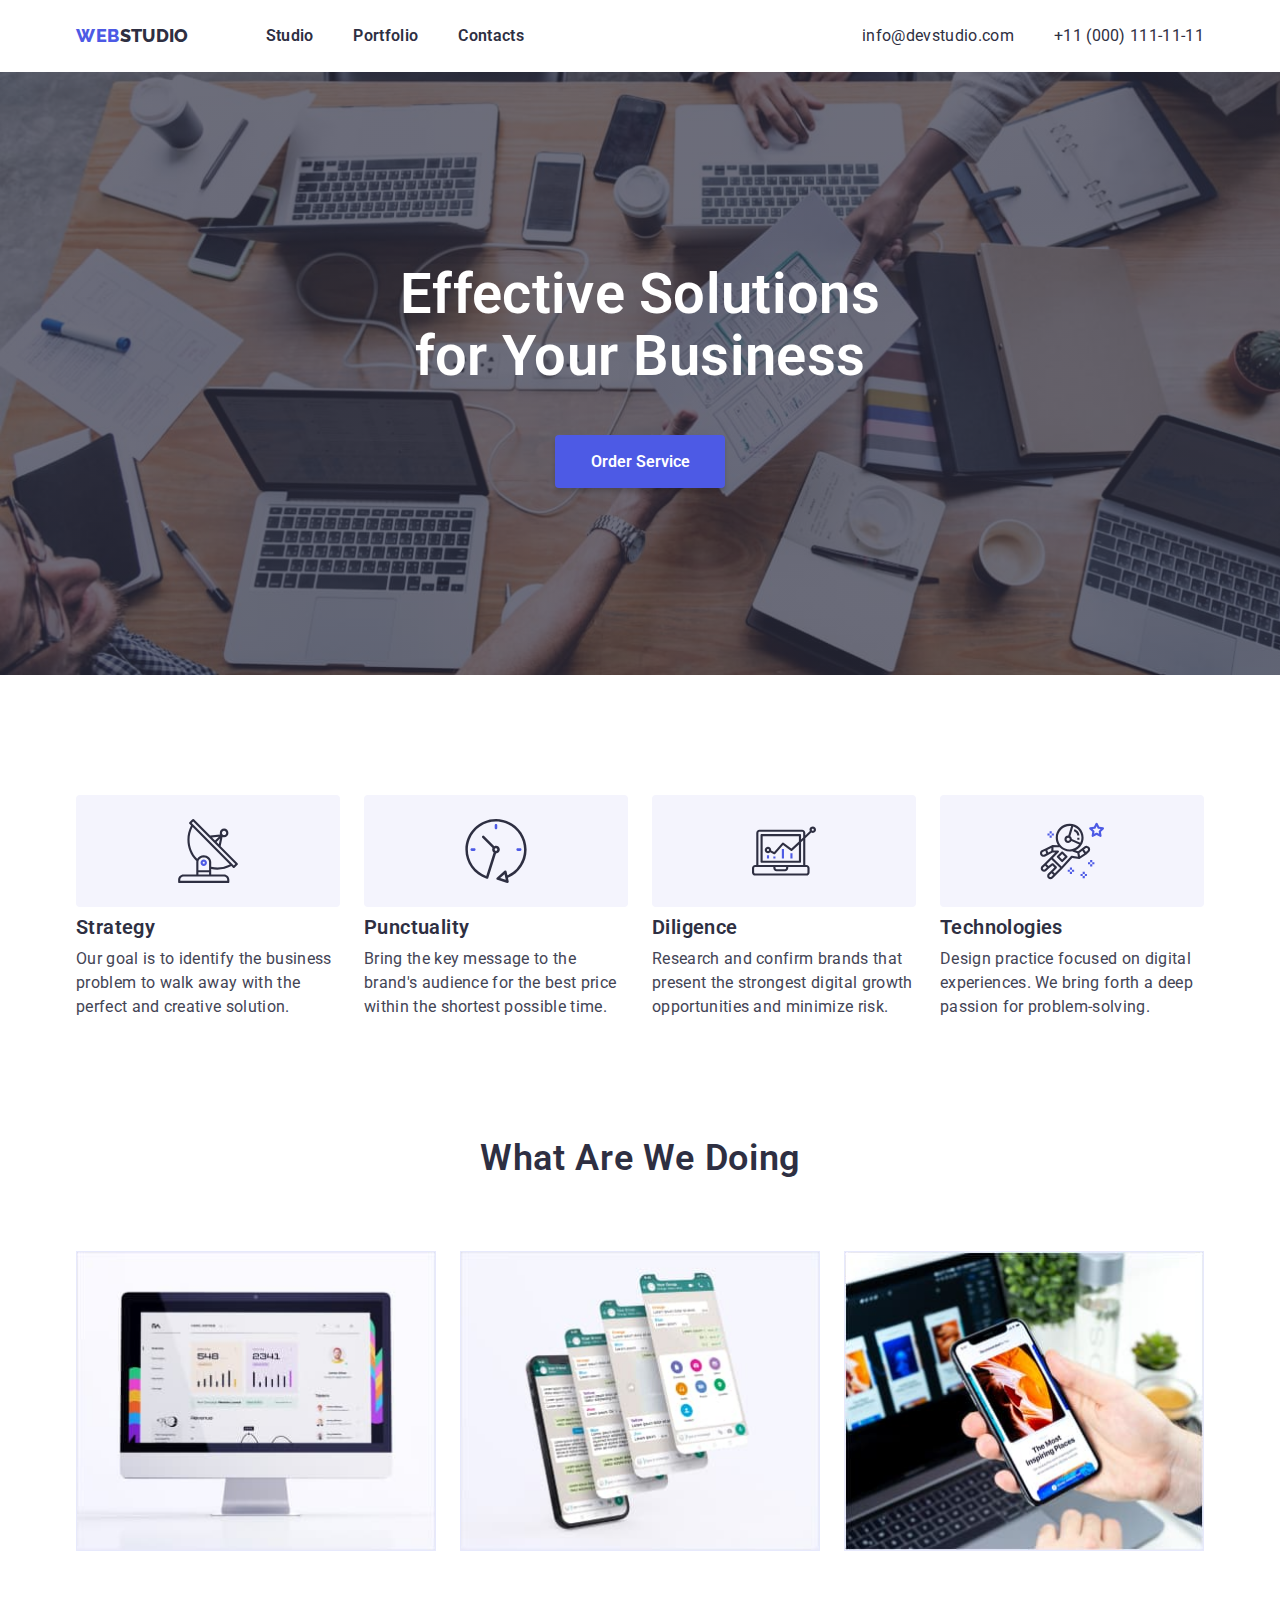
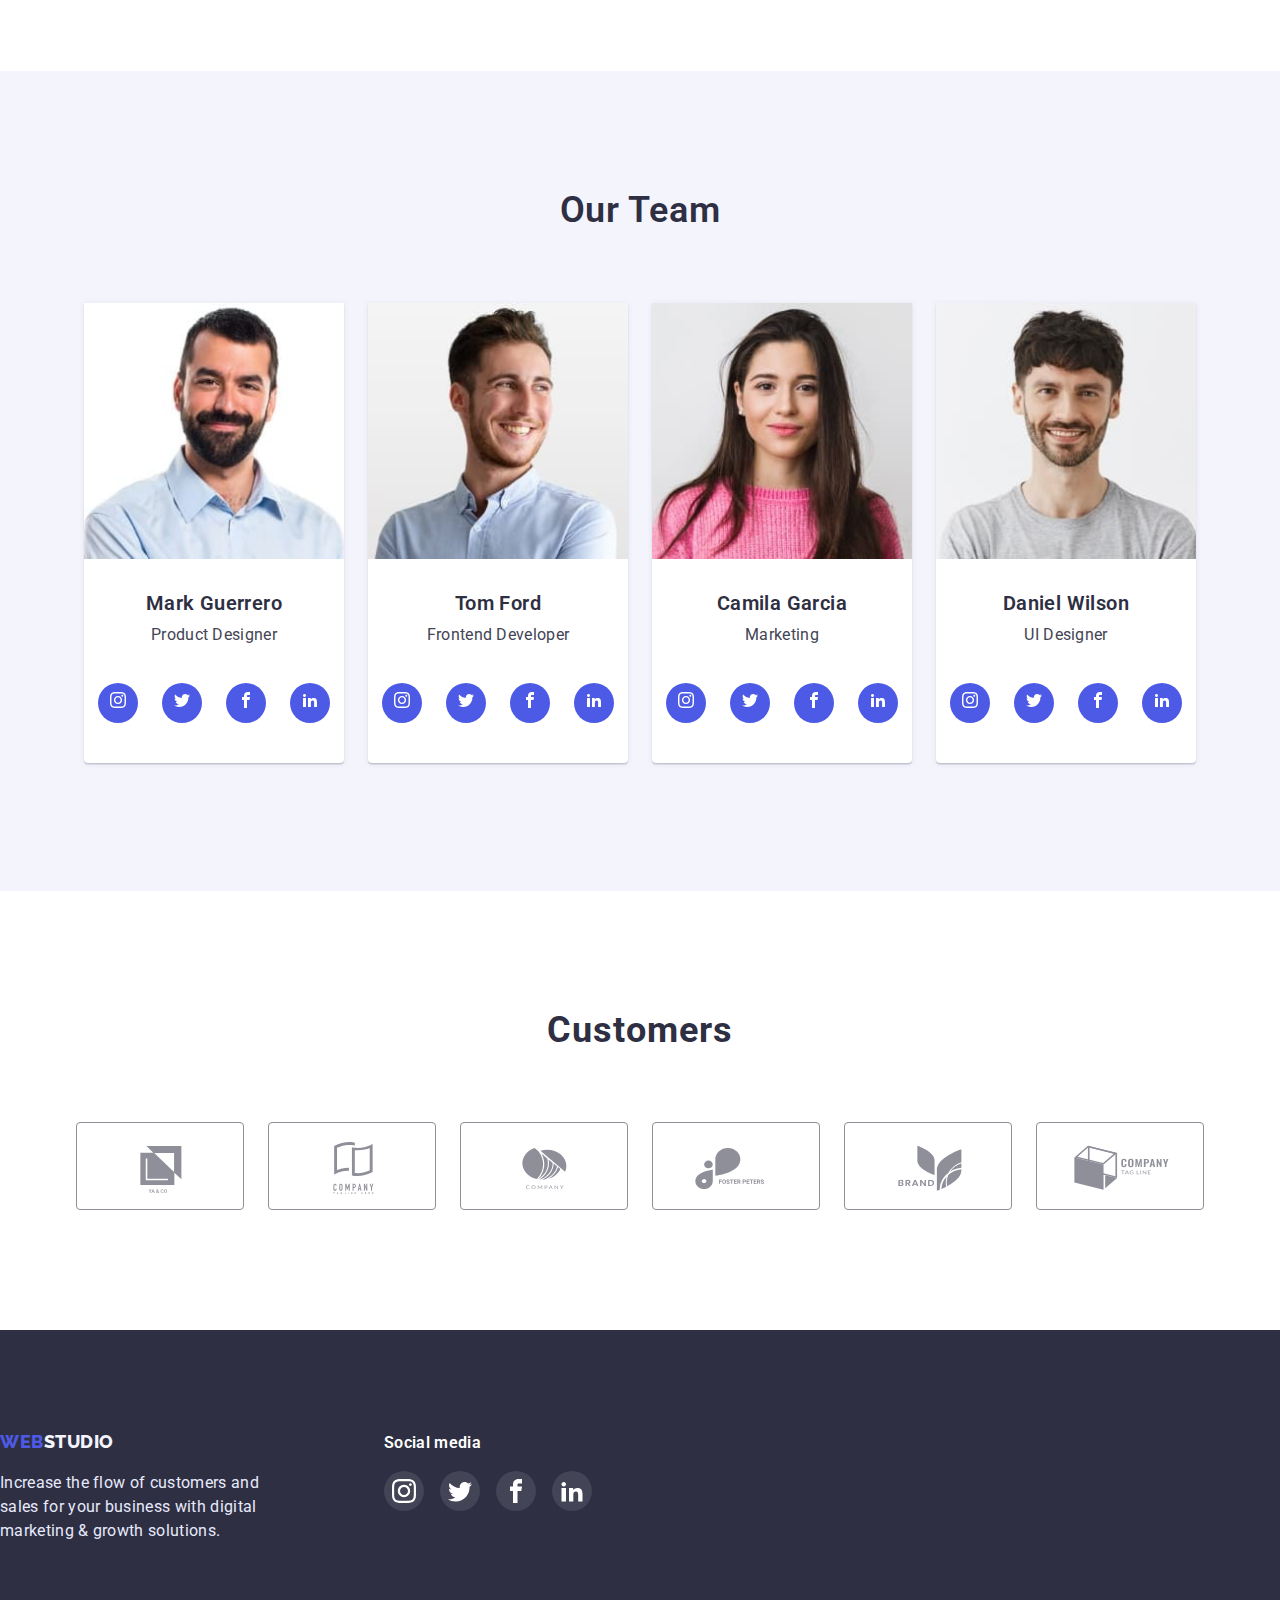
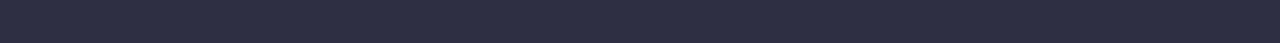
<file: index.html>
<!DOCTYPE html>
<!-- project_studio -->
<html lang="en">
<head>
    <meta charset="UTF-8">
    <meta http-equiv="X-UA-Compatible" content="IE=edge">
    <meta name="viewport" content="width=device-width, initial-scale=1.0">
    <title>webstudio</title>
    <link href="https://fonts.googleapis.com/css2?family=Raleway:wght@800&family=Roboto:wght@400;500;700&display=swap" rel="stylesheet">
    <link rel="stylesheet" href="https://cdnjs.cloudflare.com/ajax/libs/modern-normalize/1.1.0/modern-normalize.min.css">
    <link rel="stylesheet" href="./css/style.css">

</head>
<body class="page">
    <header class="header">
        <div class="container header-line">
            <nav>
                <a href="index.html" class="logo"><span class="logo-web">WEB</span>STUDIO</a>
                 <ul class="header-nav list link">
                    <li class="header-item item"><a class="header-link" href="index.html">Studio</a></li>
                    <li class="header-item item"><a class="header-link" href="./portfolio.html">Portfolio</a></li>
                    <li class="header-item item"><a class="header-link" href="index.html">Contacts</a></li>
                </ul>
            </nav>
                <ul class="contacts list link">
                    <li class="contacts-item"><a class="header-link" href="mailto:info@devstudio.com">info@devstudio.com</a></li>
                    <li class="contacts-item"><a class="header-link" href="tel:+110001111111">+11 (000) 111-11-11</a></li>
                </ul>
        </div>
    </header>
    <main>
        <section class="section">
            <div class="container">
                <h1 class="section-title">Effective Solutions for Your Business</h1>
                <button type="button" class="button-header">Order Service</button>
            </div>
         </section>
        <section class="advantage">
           <div class="container">
            <ul class="list advantage-list">
                <li class="advantage-item">
                    <div class="advantage-icon">
                        <svg class="clock" width="64" height="64">
                            <use href="./img/sprite/symbol-defs.svg#icon-antenna-1stategy"></use>
                          </svg>
                    </div>
                    <h3 class="list-title">Strategy</h3>
                    <p class="list-info">Our goal is to identify the business problem to walk away with the perfect and creative solution. </p>
                </li>
                <li class="advantage-item">
                    <div class="advantage-icon">
                        <svg class="clock" width="64" height="64">
                            <use href="./img/sprite/symbol-defs.svg#icon-clock-1punctuality"></use>
                        </svg>
                    </div>
                    <h3 class="list-title">Punctuality</h3>
                    <p class="list-info">Bring the key message to the brand's audience for the best price within the shortest possible time.</p>
                </li>
                <li class="advantage-item">
                    <div class="advantage-icon">
                        <svg class="clock" width="64" height="64">
                            <use href="./img/sprite/symbol-defs.svg#icon-diagram-1diligence"></use>
                        </svg>
                    </div>
                    <h3 class="list-title">Diligence</h3>
                    <p class="list-info">Research and confirm brands that present the strongest digital growth opportunities and minimize risk.</p>
                </li>
                <li class="advantage-item">
                    <div class="advantage-icon">
                        <svg class="clock" width="64" height="64">
                            <use href="./img/sprite/symbol-defs.svg#icon-astronaut-1hechnologies"></use>
                        </svg>
                    </div>
                    <h3 class="list-title">Technologies</h3>
                    <p class="list-info">Design practice focused on digital experiences. We bring forth a deep passion for problem-solving.</p>
                </li>
            </ul>
           </div>
        </section>
        <section class="doing">
            <div class="container">
                <h2 class="title-main">What are we doing</h2>
                <ul class="list doing-list">
                    <li class="doing-item">
                        <img src="img/doing/monitor1.jpg" 
                        width="360"
                        height="300"
                        alt="monitor"
                        />
                    </li>
                    <li class="doing-item">
                        <img src="img/doing/screens2.jpg"
                        width="360"
                        height="300"
                        alt="monitor"
                        />
                    </li>
                    <li class="doing-item">
                        <img 
                        src="img/doing/phone3.jpg"
                        width="360" 
                        height="300"
                        alt="phone"
                        />
                    </li>
                </ul>
            </div>
        </section>

        <section class="team">
            <div class="container">
                <h2 class="title-main">Our Team</h2>
                <ul class="list team-list" >
                    <li class="team-item">
                        <img class="team-img" src="img/team/mark.jpg" alt="Mark Guerrero" width="260"/>
                        <div class="team-text">
                            <h3 class="list-title">Mark Guerrero</h3>
                            <p class="list-info">Product Designer</p>
                        </div>
                        <div class="social">
                            <ul class="social-list list">
                                <li class="social-item">
                                    <a class="social-icon" href="#">
                                        <svg class="social-part instagram" width="16px" height="16px">
                                            <use href="./img/sprite/symbol-defs.svg#icon-instagram"></use>
                                        </svg>
                                    </a>
                                </li>
                                <li class="social-item">
                                    <a class="social-icon" href="#">
                                        <svg class="social-part twitter" width="16px" height="16px">
                                            <use href="./img/sprite/symbol-defs.svg#icon-twitter"></use>
                                        </svg>
                                    </a>
                                </li>
                                <li class="social-item">
                                    <a class="social-icon" href="#">
                                        <svg class="social-part facebook" width="16px" height="16px">
                                            <use href="./img/sprite/symbol-defs.svg#icon-facebook"></use>
                                        </svg>
                                    </a>
                                </li>
                                <li class="social-item">
                                    <a class="social-icon" href="#">
                                        <svg class="social-part linkedin" width="16px" height="16px">
                                            <use href="./img/sprite/symbol-defs.svg#icon-linkedin2"></use>
                                        </svg>
                                    </a>
                                </li>
                            </ul>
                        </div>
                    </li>
                    <li class="team-item">
                        <img class="team-img" src="img/team/tom.jpg" alt="Tom Ford" width="260"/>
                        <div class="team-text">
                            <h3 class="list-title">Tom Ford</h3>
                            <p class="list-info">Frontend Developer</p>
                        </div>
                        <div class="social">
                            <ul class="social-list list">
                                <li class="social-item">
                                    <a class="social-icon" href="#">
                                        <svg class="social-part instagram" width="16px" height="16px">
                                            <use href="./img/sprite/symbol-defs.svg#icon-instagram"></use>
                                        </svg>
                                    </a>
                                </li>
                                <li class="social-item">
                                    <a class="social-icon" href="#">
                                        <svg class="social-part twitter" width="16px" height="16px">
                                            <use href="./img/sprite/symbol-defs.svg#icon-twitter"></use>
                                        </svg>
                                    </a>
                                </li>
                                <li class="social-item">
                                    <a class="social-icon" href="#">
                                        <svg class="social-part facebook" width="16px" height="16px">
                                            <use href="./img/sprite/symbol-defs.svg#icon-facebook"></use>
                                        </svg>
                                    </a>
                                </li>
                                <li class="social-item">
                                    <a class="social-icon" href="#">
                                        <svg class="social-part linkedin" width="16px" height="16px">
                                            <use href="./img/sprite/symbol-defs.svg#icon-linkedin2"></use>
                                        </svg>
                                    </a>
                                </li>
                            </ul>
                        </div>
                        
                    </li>
                    <li class="team-item">
                        <img class="team-img" src="img/team/camila.jpg" alt="Camila Garcia" width="260"/>
                        <div class="team-text">
                            <h3 class="list-title">Camila Garcia</h3>
                            <p class="list-info">Marketing</p>
                        </div>
                        <div class="social">
                            <ul class="social-list list">
                                <li class="social-item">
                                    <a class="social-icon" href="#">
                                        <svg class="social-part instagram" width="16px" height="16px">
                                            <use href="./img/sprite/symbol-defs.svg#icon-instagram"></use>
                                        </svg>
                                    </a>
                                </li>
                                <li class="social-item">
                                    <a class="social-icon" href="#">
                                        <svg class="social-part twitter" width="16px" height="16px">
                                            <use href="./img/sprite/symbol-defs.svg#icon-twitter"></use>
                                        </svg>
                                    </a>
                                </li>
                                <li class="social-item">
                                    <a class="social-icon" href="#">
                                        <svg class="social-part facebook" width="16px" height="16px">
                                            <use href="./img/sprite/symbol-defs.svg#icon-facebook"></use>
                                        </svg>
                                    </a>
                                </li>
                                <li class="social-item">
                                    <a class="social-icon" href="#">
                                        <svg class="social-part linkedin" width="16px" height="16px">
                                            <use href="./img/sprite/symbol-defs.svg#icon-linkedin2"></use>
                                        </svg>
                                    </a>
                                </li>
                            </ul>
                        </div>
                        
                    </li>
                    <li class="team-item">
                        <img class="team-img" src="img/team/daniel.jpg" alt="Daniel Wilson" width="260"/>
                        <div class="team-text">
                            <h3 class="list-title">Daniel Wilson</h3>
                            <p class="list-info">UI Designer</p>
                        </div>
                        <div class="social">
                            <ul class="social-list list">
                                <li class="social-item">
                                    <a class="social-icon" href="#">
                                        <svg class="social-part instagram" width="16px" height="16px">
                                            <use href="./img/sprite/symbol-defs.svg#icon-instagram"></use>
                                        </svg>
                                    </a>
                                </li>
                                <li class="social-item">
                                    <a class="social-icon" href="#">
                                        <svg class="social-part twitter" width="16px" height="16px">
                                            <use href="./img/sprite/symbol-defs.svg#icon-twitter"></use>
                                        </svg>
                                    </a>
                                </li>
                                <li class="social-item">
                                    <a class="social-icon" href="#">
                                        <svg class="social-part facebook" width="16px" height="16px">
                                            <use href="./img/sprite/symbol-defs.svg#icon-facebook"></use>
                                        </svg>
                                    </a>
                                </li>
                                <li class="social-item">
                                    <a class="social-icon" href="#">
                                        <svg class="social-part linkedin" width="16px" height="16px">
                                            <use href="./img/sprite/symbol-defs.svg#icon-linkedin2"></use>
                                        </svg>
                                    </a>
                                </li>
                            </ul>
                        </div>
                    </li>
                    
                </ul>
            </div>
        </section>
        <section class="customers">
            <div class="container">
                <h2 class="customers-title">Customers</h2>
                <ul class="customers-list list">
                    <li class="customers-item">
                        <a class="customers-link" href="">
                            <svg class="customers-icon" width="104" height="56">
                                <use href="./img/sprite/symbol-defs.svg#icon-Logologoya"></use>
                            </svg>
                        </a>
                    </li>
                    <li class="customers-item">
                        <a class="customers-link" href="">
                            <svg class="customers-icon" width="104" height="56">
                                <use href="./img/sprite/symbol-defs.svg#icon-Logologotagline"></use>
                            </svg>
                        </a>
                    </li>
                    <li class="customers-item">
                        <a class="customers-link" href="">
                            <svg class="customers-icon" width="104" height="56">
                                <use href="./img/sprite/symbol-defs.svg#icon-Logologocompany"></use>
                            </svg>
                        </a>
                    </li>
                    <li class="customers-item">
                        <a class="customers-link" href="">
                            <svg class="customers-icon" width="104" height="56">
                                <use href="./img/sprite/symbol-defs.svg#icon-Logologofoster"></use>
                            </svg>
                        </a>
                    </li>
                    <li class="customers-item">
                        <a class="customers-link" href="">
                            <svg class="customers-icon" width="104" height="56">
                                <use href="./img/sprite/symbol-defs.svg#icon-Logologobrand"></use>
                            </svg>
                        </a>
                    </li>
                    <li class="customers-item">
                        <a class="customers-link" href="">
                            <svg class="customers-icon" width="104" height="56">
                                <use href="./img/sprite/symbol-defs.svg#icon-Logologotag"></use>
                            </svg>
                        </a>
                    </li>
                </ul>


            </div>
        </section>
    </main>

    <footer>
        <section class="section-footer">
                <div class="container-footer">
                    <a href="/index.html" class="footer-logo"><span class="logo-web">WEB</span>STUDIO</a>
                    <p class="text">Increase the flow of customers and sales for your business with digital marketing & growth solutions.</p>
                </div>
                <div class="footer-link">
                    <p class="social-title">Social media</p>
                    <ul class="social-footer list">
                        <li class="social-link list">
                            <a class="footer-icon" href="#">
                                <svg class="footer-part instagram" width="24px" height="24px">
                                    <use href="./img/sprite/symbol-defs.svg#icon-instagram"></use>
                                </svg>
                            </a>
                        </li>
                        <li class="social-link list">
                            <a class="footer-icon" href="#">
                                <svg class="footer-part twitter" width="24px" height="24px">
                                    <use href="./img/sprite/symbol-defs.svg#icon-twitter"></use>
                                </svg>
                            </a>
                        </li>
                        <li class="social-link list">
                            <a class="footer-icon" href="#">
                                <svg class="footer-part facebook" width="24px" height="24px">
                                    <use href="./img/sprite/symbol-defs.svg#icon-facebook"></use>
                                </svg>
                            </a>
                        </li>
                        <li class="social-link list">
                            <a class="footer-icon" href="#">
                                <svg class="footer-part linkedin" width="24px" height="24px">
                                    <use href="./img/sprite/symbol-defs.svg#icon-linkedin2"></use>
                                </svg>
                            </a>
                        </li>
                    </ul>
                </div>
        </section>
    </footer>
    
</body>
</html>
</file>
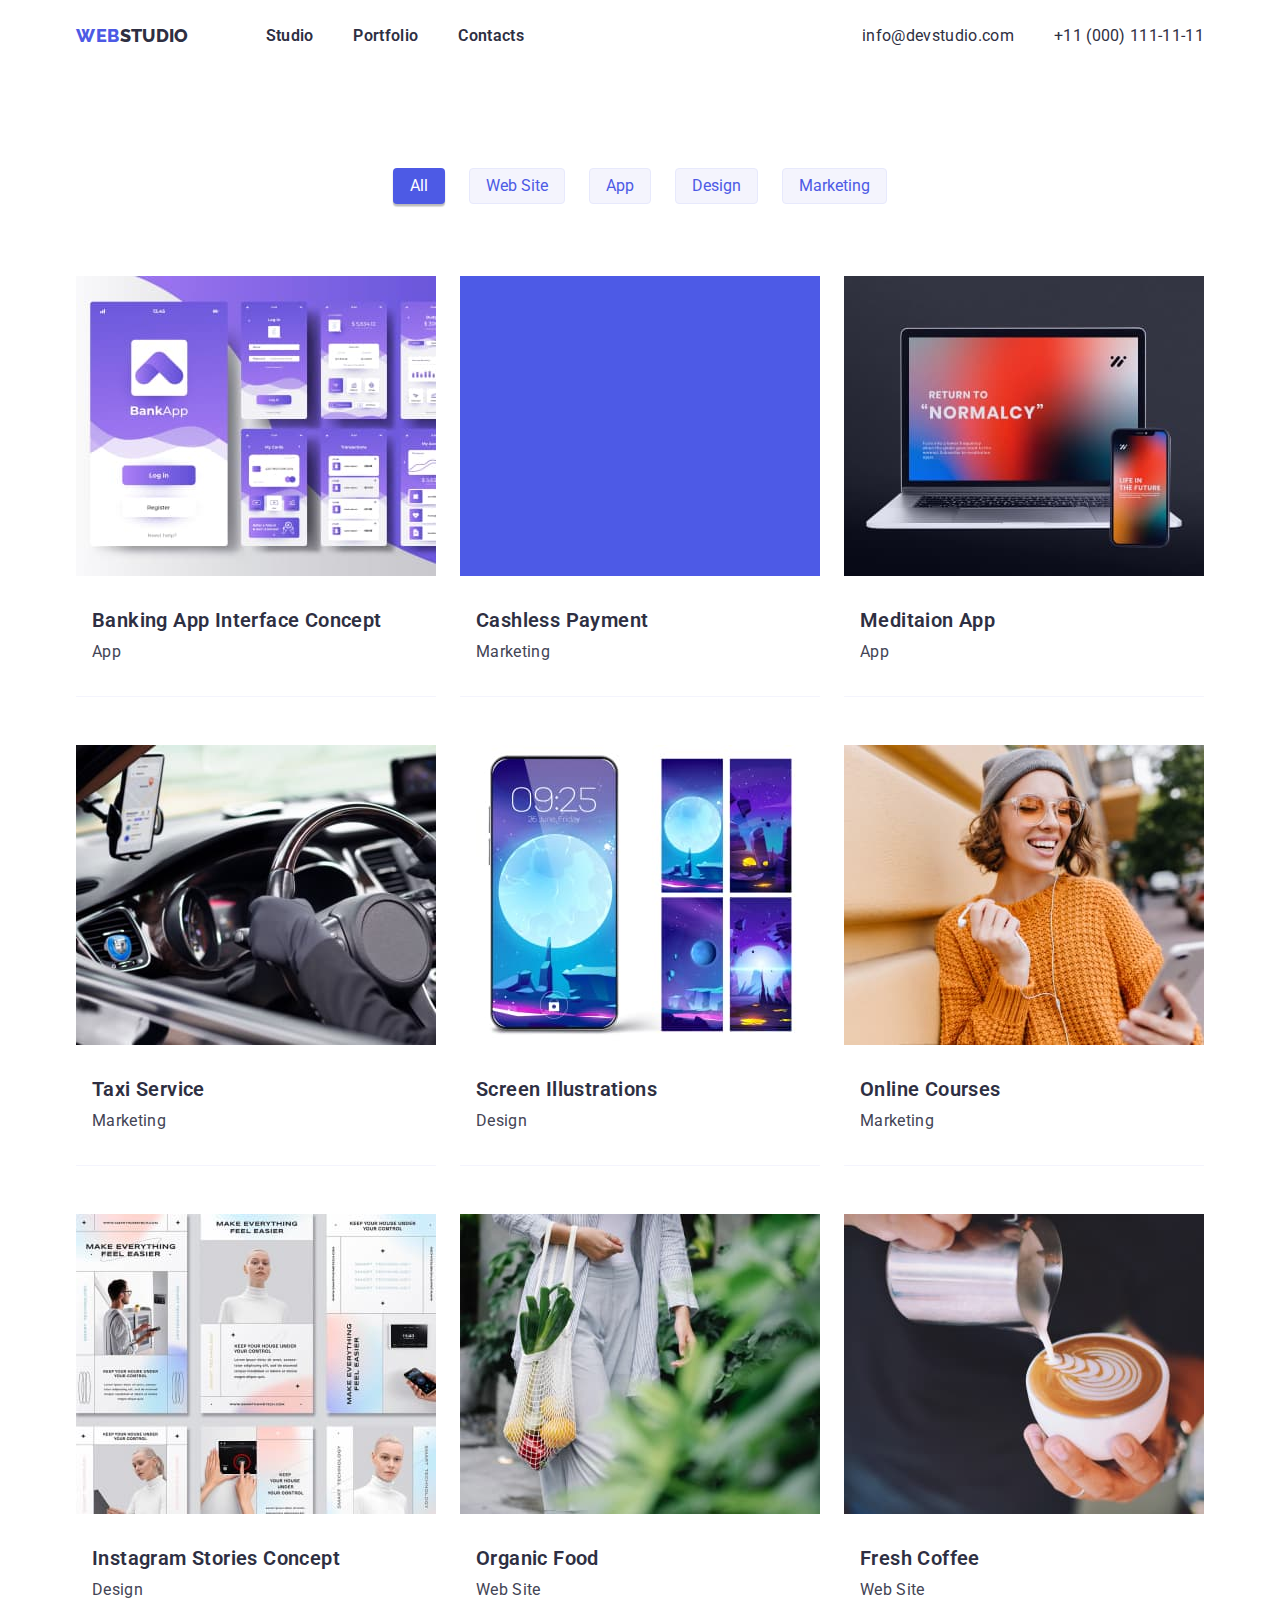
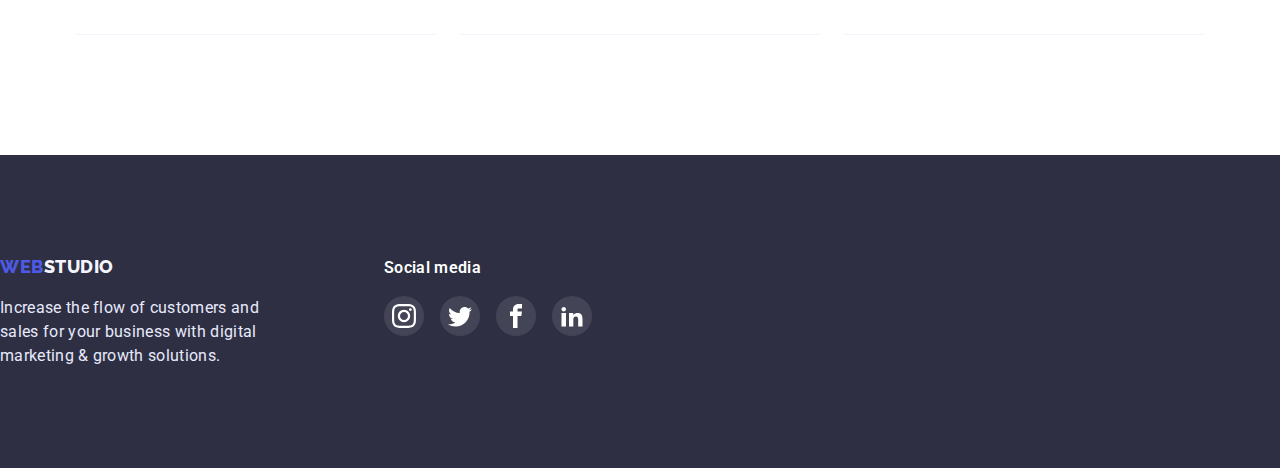
<file: portfolio.html>
<!DOCTYPE html>
<html lang="en">
<head>
    <meta charset="UTF-8">
    <meta http-equiv="X-UA-Compatible" content="IE=edge">
    <meta name="viewport" content="width=device-width, initial-scale=1.0">
    <title>webstudio</title>
    <link href="https://fonts.googleapis.com/css2?family=Raleway:wght@800&family=Roboto:wght@400;500;700&display=swap" rel="stylesheet">
    <link rel="stylesheet" href="https://cdnjs.cloudflare.com/ajax/libs/modern-normalize/1.1.0/modern-normalize.min.css">
    <link rel="stylesheet" href="./css/style.css">

</head>
<body class="page">
    <header class="header">
        <div class="container header-line">
            <nav>
                <a href="index.html" class="logo"><span class="logo-web">WEB</span>STUDIO</a>
                <ul class="header-nav list link">
                    <li class="header-item item"><a class="header-link" href="index.html">Studio</a></li>
                    <li class="header-item item"><a class="header-link" href="./portfolio.html">Portfolio</a></li>
                    <li class="header-item item"><a class="header-link" href="index.html">Contacts</a></li>
                </ul>
            </nav>
            <ul class="contacts list link">
                <li class="contacts-item"><a class="header-link" href="mailto:info@devstudio.com">info@devstudio.com</a></li>
                <li class="contacts-item"><a class="header-link" href="tel:+110001111111">+11 (000) 111-11-11</a></li>
            </ul>
        </div>
    </header>
    <main>
        <section class="batton-portfolio">
            <div class="container">
             <ul class="list batton-list">
                 <li class="button-item"> <button type="button" class="button-accent">All</button></li>
                 <li class="button-item"><button type="button" class="button-usual">Web Site</button></li>
                 <li class="button-item"><button type="button" class="button-usual">App</button></li>
                 <li class="button-item"><button type="button" class="button-usual">Design</button></li>
                 <li class="button-item"> <button type="button" class="button-usual">Marketing</button></li>
             </ul>
            </div>
         </section>
        <h1 class="portfolio"></h1>
        <section class="potfolio-main">
            <div class="container">
                <ul class="list portfolio-list">
                    <li class="portfolio-item">
                        <img class="portfolio-img" src="img/page-2/imgbanking.jpg"
                        width="360"
                        alt="Banking App Interface Concept"/>
                        <div class="portfolio-text">
                            <h3 class="list-title portfolio-pad">Banking App Interface Concept</h3>
                            <p class="list-info portfolio-pad">App</p>
                        </div> 
                    </li>
                    <li class="portfolio-item">
                        <img class="portfolio-img" src="img/page-2/imgcashless.jpg"
                        width="360"
                        alt="Cashless Payment"
                        />
                        <div class="portfolio-text">
                        <!-- <span>14 Stylish and User-Friendly App Design Concepts · Task Manager App · Calorie Tracker App · Exotic Fruit Ecommerce App · Cloud Storage App</span> -->
                            <h3 class="list-title portfolio-pad">Cashless Payment</h3>
                            <p class="list-info portfolio-pad">Marketing</p>
                        </div> 
                    </li>
                    <li class="portfolio-item">
                        <img class="portfolio-img" src="img/page-2/imgmeditation.jpg"
                        width="360"
                        alt="Meditaion App"/>
                        <div class="portfolio-text">
                            <h3 class="list-title portfolio-pad">Meditaion App</h3>
                            <p class="list-info portfolio-pad">App</p>
                        </div>
                    </li>
                    <li class="portfolio-item">
                        <img class="portfolio-img" src="img/page-2/imgtaxi.jpg"
                        width="360"
                        alt="Taxi Service"/>
                        <div class="portfolio-text">
                            <h3 class="list-title">Taxi Service</h3>
                            <p class="list-info">Marketing</p>
                        </div>
                    </li>
                    <li class="portfolio-item">
                        <img class="portfolio-img" src="img/page-2/imgscreen-illustrations.jpg"
                            width="360"
                            alt="Screen Illustrations"/>
                        <div class="portfolio-text">
                            <h3 class="list-title portfolio-pad">Screen Illustrations</h3>
                            <p class="list-info portfolio-pad">Design</p>
                        </div>
                    </li>
                    <li class="portfolio-item">
                        <img class="portfolio-img" src="img/page-2/imgonline-courses.jpg"
                        width="360"
                        alt="Online Courses"/>
                        <div class="portfolio-text">
                            <h3 class="list-title portfolio-pad">Online Courses</h3>
                            <p class="list-info portfolio-pad">Marketing</p>
                        </div>
                    </li>
                    <li class="portfolio-item">
                        <img class="portfolio-img" src="img/page-2/imginstagram-concept.jpg"
                        width="360"
                        alt="Instagram Stories Concept"/>
                        <div class="portfolio-text">
                            <h3 class="list-title portfolio-pad">Instagram Stories Concept</h3>
                            <p class="list-info portfolio-pad">Design</p>
                        </div>
                    </li>
                    <li class="portfolio-item">
                        <img class="portfolio-img" src="img/page-2/imgorganic-food.jpg"
                        width="360"
                        alt="Organic Food"/>
                        <div class="portfolio-text">
                            <h3 class="list-title portfolio-pad">Organic Food</h3>
                            <p class="list-info portfolio-pad">Web Site</p>
                        </div>
                    </li>
                    <li class="portfolio-item">
                        <img class="portfolio-img" src="img/page-2/imgfresh-coffee.jpg"
                        width="360"
                        alt="Fresh Coffee"/>
                        <div class="portfolio-text">
                            <h3 class="list-title portfolio-pad">Fresh Coffee</h3>
                            <p class="list-info portfolio-pad ">Web Site</p>
                        </div>
                    </li>
                </ul>
            </div> 
        </section>
    </main>
    <footer>
        <section class="section-footer">
            <div class="container-footer">
                <a href="/index.html" class="footer-logo"><span class="logo-web">WEB</span>STUDIO</a>
                <p class="text">Increase the flow of customers and sales for your business with digital marketing & growth solutions.</p>
            </div>
            <div class="footer-link">
                <p class="social-title">Social media</p>
                <ul class="social-footer list">
                    <li class="social-link list">
                        <a class="footer-icon" href="#">
                            <svg class="footer-part instagram" width="24px" height="24px">
                                <use href="./img/sprite/symbol-defs.svg#icon-instagram"></use>
                            </svg>
                        </a>
                    </li>
                    <li class="social-link list">
                        <a class="footer-icon" href="#">
                            <svg class="footer-part twitter" width="24px" height="24px">
                                <use href="./img/sprite/symbol-defs.svg#icon-twitter"></use>
                            </svg>
                        </a>
                    </li>
                    <li class="social-link list">
                        <a class="footer-icon" href="#">
                            <svg class="footer-part facebook" width="24px" height="24px">
                                <use href="./img/sprite/symbol-defs.svg#icon-facebook"></use>
                            </svg>
                        </a>
                    </li>
                    <li class="social-link list">
                        <a class="footer-icon" href="#">
                            <svg class="footer-part linkedin" width="24px" height="24px">
                                <use href="./img/sprite/symbol-defs.svg#icon-linkedin2"></use>
                            </svg>
                        </a>
                    </li>
                </ul>
            </div>
    </section>
</footer>
</body>

</html>
</file>
<file: css/style.css>
:root {
    --white-backgr: #F4F4FD ;
    --navy-footer: #2E2F42;
    --blue-accent: #4D5AE5;
    --white: #FFFFFF;
    --green: #31D0AA;
    --slate-body-text: #434455;
    --grey-text: #8E8F99;
    --light-gray: #E7E9FC;
}
*, ::after, ::before {
    box-sizing: border-box;
}
.list {
    list-style: none;
    text-decoration: none;
    padding: 0;
    margin: 0;
}
.container {
    margin-left: auto;
    margin-right: auto;
    width: 1158px;
    padding-left: 15px;
    padding-right: 15px;
    /* outline: 2px solid tomato; */
    justify-content: space-between;
    /* display: flex;
    align-items: center; */
}
h1, h2, h3, p {
    margin: 0;
    padding: 0;
}
ul {
    list-style-type: none;
}

.page {
    color: var(--navy-footer);
    background-color: var(--white);
    font-family: Roboto, sans-serif;
    font-weight: 400;
    font-size: 16px;
    line-height: 1.5;
    letter-spacing: 00.02em;
    margin: 0;

}
img {
    height: auto;
    display: block;
    max-width: 100%;
}
header .container {
    display: flex;
    justify-content: center;
}
.header-line {
    display: flex;
    justify-content: space-between;
    align-items: center;
    flex-wrap: wrap;
    text-align: center;
    height: 72px;

}
.link {
    text-decoration: none;
    color: var(--slate-body-text);
}
nav {
    display: flex;
}
.logo-web {
    color: var(--blue-accent);
    font-family: 'Raleway', sans-serif;
    font-weight: 800;
    font-size: 18px;
    line-height: 1.3;
    align-items: center;
    letter-spacing: 0.03em;
    text-transform: uppercase; 
    text-decoration: none;

}
.logo {
    color: var(--navy-footer);
    font-family: 'Raleway', sans-serif;
    font-weight: 800;
    font-size: 18px;
    line-height: 1.3;
    text-transform: uppercase; 
    text-decoration: none;
    display: block;
    align-items: center;
    margin-right: 77px;
}
.header-nav {
    display: flex;
    color: var(--navy-footer);
    font-weight: 600;
    font-size: 16px;
    line-height: 1.5;
    text-decoration: none;
    align-items: center;
    justify-content: space-between;
    /* padding: 24px 0 24px 0; */

}
.header-nav .item:not(:last-child) {
    margin-right: 40px;
    align-items: center;
}
.header-link {
    color: var(--navy-footer);
    text-decoration: none;

} 
.header-link:hover {
    color: var(--blue-accent);
    text-decoration: none;

} 
.header-item:active {
    color: var(--blue-accent);
    text-decoration: none;
}
.header-link:focus {
    color: var(--blue-accent);
    text-decoration: none;

} 
.header-item:active {
    color: var(--navy-footer);
    text-decoration: none;

}
/* .list {
    text-decoration: none;
} */

.contacts {
    color: var(--slate-body-text);
    font-weight: 400;
    font-size: 16px;
    line-height: 1.5;
    display: flex;
    margin-left: auto;
    
}
.contacts-item:hover, .contacts-item:focus {
    color: var(--blue-accent);
}
.contacts-item:active {
    color: var(--navy-footer);
}
.contacts .contacts-item:not(:last-child) {
    margin-right: 40px;
}

.section {
    /* background-color: linear-gradient; */
    /* top: 72px; */
    text-align: center;
    height: 603px;
    justify-content: center;
    align-items: center;
    background-image: linear-gradient(to right, rgba(46, 47, 66, 0.7), rgba(46, 47, 66, 0.7)), url(../img/main/people-office.jpg);
    max-width: 1440px; 
    margin: 0 auto;
    background-size: cover
}
.section-title {
    color: var(--white);
    font-weight: 600;
    font-size: 56px;
    margin: 0 auto 48px auto;
    line-height: 1.1;
    width: 492px;
    padding-right: 474px;
    padding-left: 474px;
    align-items: center;
    justify-content: center;
    text-align: center;
    padding: 192px 0 0 0;

}

.batton-list {
    display: flex;
    align-items: center;
    justify-content: center;
    text-align: center;
    padding: 96px 0 72px 0;
    font-size: 16px;
    font-weight: 600;
    line-height: 1.2;
    margin: 0 auto;
}
.button-item {
    margin-right: 24px;

}
.button-item:last-child {
    margin-right: 0;
}
.button-accent {
    background-color: var(--blue-accent);
    color: var(--white);
    font-family: inherit;
    cursor: pointer;
    border: 1px solid transparent;
    display: flex;
    flex-direction: row;
    align-items: flex-start;
    padding: 8px 16px;  
    box-shadow: 0px 3px 1px rgba(0, 0, 0, 0.1), 0px 2px 1px rgba(0, 0, 0, 0.08), 0px 2px 2px rgba(0, 0, 0, 0.12);
    border-radius: 4px;
    text-align: center;
    box-sizing: border-box;
    /* margin: 12px 24px; */
}
.button-usual {
    background-color: var(--white-backgr);
    color: var(--blue-accent);
    font-family: inherit;
    cursor: pointer;
    /* border-color: 1px solid var(--light-gray); */
    border-radius: 4px;
    box-sizing: border-box;
    display: flex;
    flex-direction: row;
    justify-content: center;
    align-items: center;
    padding: 8px 16px;
    border: 1px solid var(--light-gray);
    
}
.button-accent:hover, .button-accent:focus, .button-usual:hover, .button-usual:focus  {
    background-color: var(--blue-accent);
    color: var(--white);
    box-shadow: 0px 3px 1px rgba(0, 0, 0, 0.1), 0px 2px 1px rgba(0, 0, 0, 0.08), 0px 2px 2px rgba(0, 0, 0, 0.12);
}

/* .button-usual:hover, .button-usual:focus */
.button-header {
    border-radius: 4px;
    padding: 16px 32px;
    display: block;
    min-width: 170px;
    min-height: 51px;
    /* left: 635px;
    top: 432px; */
    font-weight: 600;
    font-size: 16px;
    line-height: 1.2;
    box-shadow: 0px 4px 4px rgba(0, 0, 0, 0.15);
    background-color: var(--blue-accent);
    color: var(--white);
    font-family: inherit;
    cursor: pointer;
    border: 1px solid transparent;
    /* padding: 8px 16px; */
    border-radius: 4px;
    text-align: center;
    margin: 0 auto;

}
.button-header:hover, .button-header:focus {
    background-color: #404BBF;
    color: var(--white); 
    box-shadow: 0px 3px 1px rgba(0, 0, 0, 0.1), 0px 2px 1px rgba(0, 0, 0, 0.08), 0px 2px 2px rgba(0, 0, 0, 0.12);
}

.advantage {
    padding: 120px 0;
    /* margin-bottom: 120px; */
    display: flex;
    justify-content: center;
}
.advantage-list {
    display: flex;
    flex-wrap: wrap;
}
.advantage-list .advantage-item {
    width: 264px;
    margin-right: 24px;
    /* margin-top: 120px; */
    padding-bottom: 0;

}
.advantage-item:last-child {
    margin-right: 0;
}
.advantage-icon {
    display: flex;
    align-items: center;
    justify-content: center;
    margin-bottom: 8px;
    width: 264px;
    height: 112px;
    border-radius: 4px;
    background-color: var(--white-backgr);
}

.doing {
    padding-bottom: 120px;
    display: flex;
    justify-content: center;
    
}
.doing-list {
    display: flex;
    justify-content: center;
    align-items: center;
    /* flex-wrap: wrap; */
    
}
.doing-item {
    margin-right: 24px;
    justify-content: center;
    background: linear-gradient(0deg, rgba(77, 90, 229, 0.1), rgba(77, 90, 229, 0.1));
    background-blend-mode: soft-light, normal;
    border: 1px solid var(--light-gray);
}
.doing-item:last-child {
    margin-right: 0;
}
.team {
    background-color: var(--white-backgr);
    padding: 120px 0;
}
.list-title {
    color: var(--navy-footer);
    font-weight: 600;
    font-size: 20px;
    line-height: 1.2;
    letter-spacing: 0.02em;
    margin-bottom: 8px;
    margin-top: 0;
}
.list-info {
    color: var(--slate-body-text);
    font-weight: 400;
    font-size: 16px;
    line-height: 1.5;
    letter-spacing: 0.02em;
    margin-top: 0;
    margin-bottom: 0;
    /* padding-bottom: 32px; */
}
.title-main {
    color: var(--navy-footer);
    font-weight: 600;
    font-size: 36px;
    line-height: 1.1;
    margin-bottom: 72px;
    text-align: center;
    letter-spacing: 0.02em;
    text-transform: capitalize;

}
.team-list {
    display: flex;
    flex-wrap: wrap;
    justify-content: center;
    text-align: center;
    padding-bottom: 8px;
    border-radius: 0px 0px 4px 4px;

}
.team-item {
    background: var(--white);
    box-shadow: 0px 1px 6px rgba(46, 47, 66, 0.08), 0px 1px 1px rgba(46, 47, 66, 0.16), 0px 2px 1px rgba(46, 47, 66, 0.08);
    border-radius: 0px 0px 4px 4px;
}
.social-list {
    display: flex;
    align-items: center;
    justify-content: center;
    gap: 24px;
    padding: 4px 0;
    margin-bottom: 36px;
}
.social-item {
    display: flex;
    align-items: center;
    justify-content: center;
    width: 40px;
    height: 40px;
    border-radius: 50%;
    background-color: var(--blue-accent);
    /* margin-right: 24px; */
}
.sosial-icon {
    display: flex;
    align-items: center;
    justify-content: center;
    /* width: 40px;
    height: 40px;
    border-radius: 50%;
    background-color: var(--blue-accent); */
    border: none;
}
/* .social-item:last-child {
    margin-right: 0;
} */
.social-item:hover, .social-item:focus {
    background-color:var(--green);
}
.social-part {
    fill: var(--white);
    width: 16px;
    height: 16px;
}
.portfolio-img {
    padding-bottom: 32px;
}
.team-item:not(:last-child) {
    margin-right: 24px;
    align-items: center;
}
.team-text {
    display: flex;
    flex-direction: column;
    justify-content: center;
    align-items: center;
    padding-bottom: 32px;
    padding-top: 32px;
}
.potfolio-main {
    padding-bottom: 120px;
}
.portfolio-text {
    padding-left: 16px;
    padding-bottom: 32px;
}
.portfolio-list {
    display: flex;
    flex-wrap: wrap;

}
/* .portfolio-pad {
    padding-left: 16px;
} */
.portfolio-item:nth-child(3n+3) {
    margin-right: 0;
}
.portfolio-item {
    margin-right: 24px;
    margin-bottom: 48px;
    border-bottom: 0.5px solid #F4F4FD;
    /* box-shadow: 0px 1px 6px rgba(46, 47, 66, 0.08); */
}
.portfolio-item:nth-last-child(-n +3) {
    margin-bottom: 0px;
}
.portfolio-item:hover {
    border-bottom: 0.5px solid #F4F4FD;
    box-shadow: 0px 1px 6px rgba(46, 47, 66, 0.08), 0px 1px 1px rgba(46, 47, 66, 0.16), 0px 2px 1px rgba(46, 47, 66, 0.08);
}
.customers-title {
    color: var(--navy-footer);
    font-weight: 700;
    font-size: 36px;
    line-height: 1.1;
    margin-bottom: 72px;
    text-align: center;
    letter-spacing: 0.03em;
    text-transform: capitalize;
    margin-top: 120px;
    margin-bottom: 72px;
}
.customers-list {
    display: flex;
    flex-wrap: wrap;
    justify-content: center;
    text-align: center;
    padding-bottom: 120px;
    gap: 24px;
}
.customers-item {
    display: flex;
    width: 168px;
    height: 88px;
    /* background-repeat: 4px; */
    border: 1px solid var(--grey-text);
    border-radius: 4px;
    /* margin-right: 24px; */
}
.customers-link {
    display: flex;
    align-items: center;
    justify-content: center;
    width: 168px;
    height: 88px;
}
.customers-icon {
    display: flex;
    fill:var(--grey-text);
    width: 104px;
    height: 56px;

}
.customers-item:not(:last-child) {
    margin-right: 0;
}
.customers-item:hover,
.customers-item:focus {
    border: 1px solid var(--blue-accent);
}
.customers-icon:hover {
    fill: var(--blue-accent);
}
footer {
    background-color: var(--navy-footer);
    padding: 100px 0;
}
.section-footer {
    display: flex;
    flex-wrap: wrap;
    align-items:baseline;
}
.footer-link {
    margin-left: 120px;
}
.footer-logo {
    color: var(--white-backgr);
    font-family: 'Raleway', sans-serif;
    font-weight: 800;
    font-size: 18px;
    line-height: 1.2;
    align-items: center;
    letter-spacing: 0.03em;
    text-transform: uppercase;
    text-decoration: none;
   
}
.social-title {
    color: var(--white);
    font-weight: 600;
    font-size: 16px;
    /* margin: 0; */
    margin-bottom: 16px;
    /* letter-spacing: 0.02em;
    width: 96px;
    height: 24px; */
    /* align-items: center; */
    
}
.social-footer {
    padding: 0;
    margin-top: 16px;
    display: flex;
    align-items: center;
    justify-content: center;
    gap: 16px;

}
.social-link {
    display: flex;
    align-items: center;
    justify-content: center;
    width: 40px;
    height: 40px;
    border-radius: 50%;
    background-color: var(--slate-body-text);
}
.footer-icon {
    display: flex;
    align-items: center;
    justify-content: center;
}
.footer-part {
    fill: var(--white);
}
.social-link:hover, .social-item:focus {
    background-color:var(--green);
}

.text {
    color: var(--light-gray);
    font-weight: 400;
    font-size: 16px;
    line-height: 1.5;
    letter-spacing: 0.02em;
    width: 264px;
    padding-top: 16px;
}
</file>
